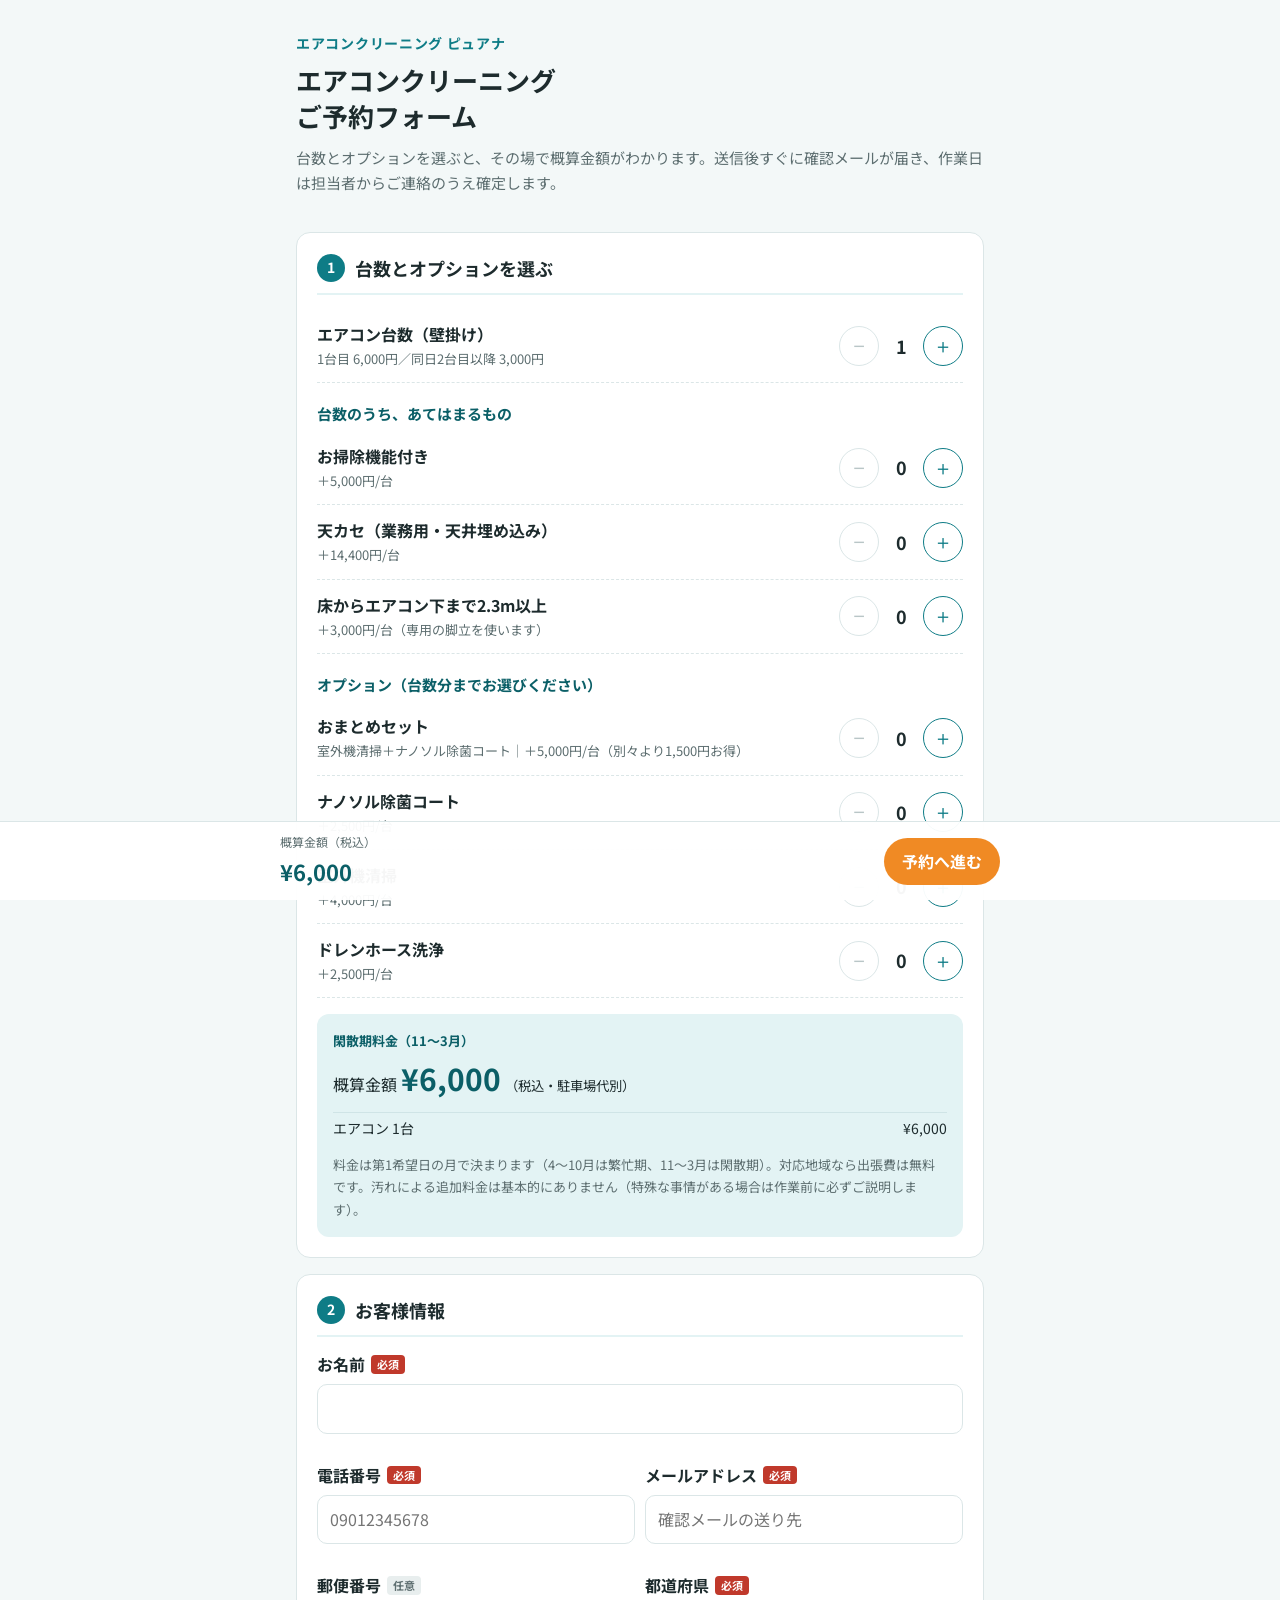
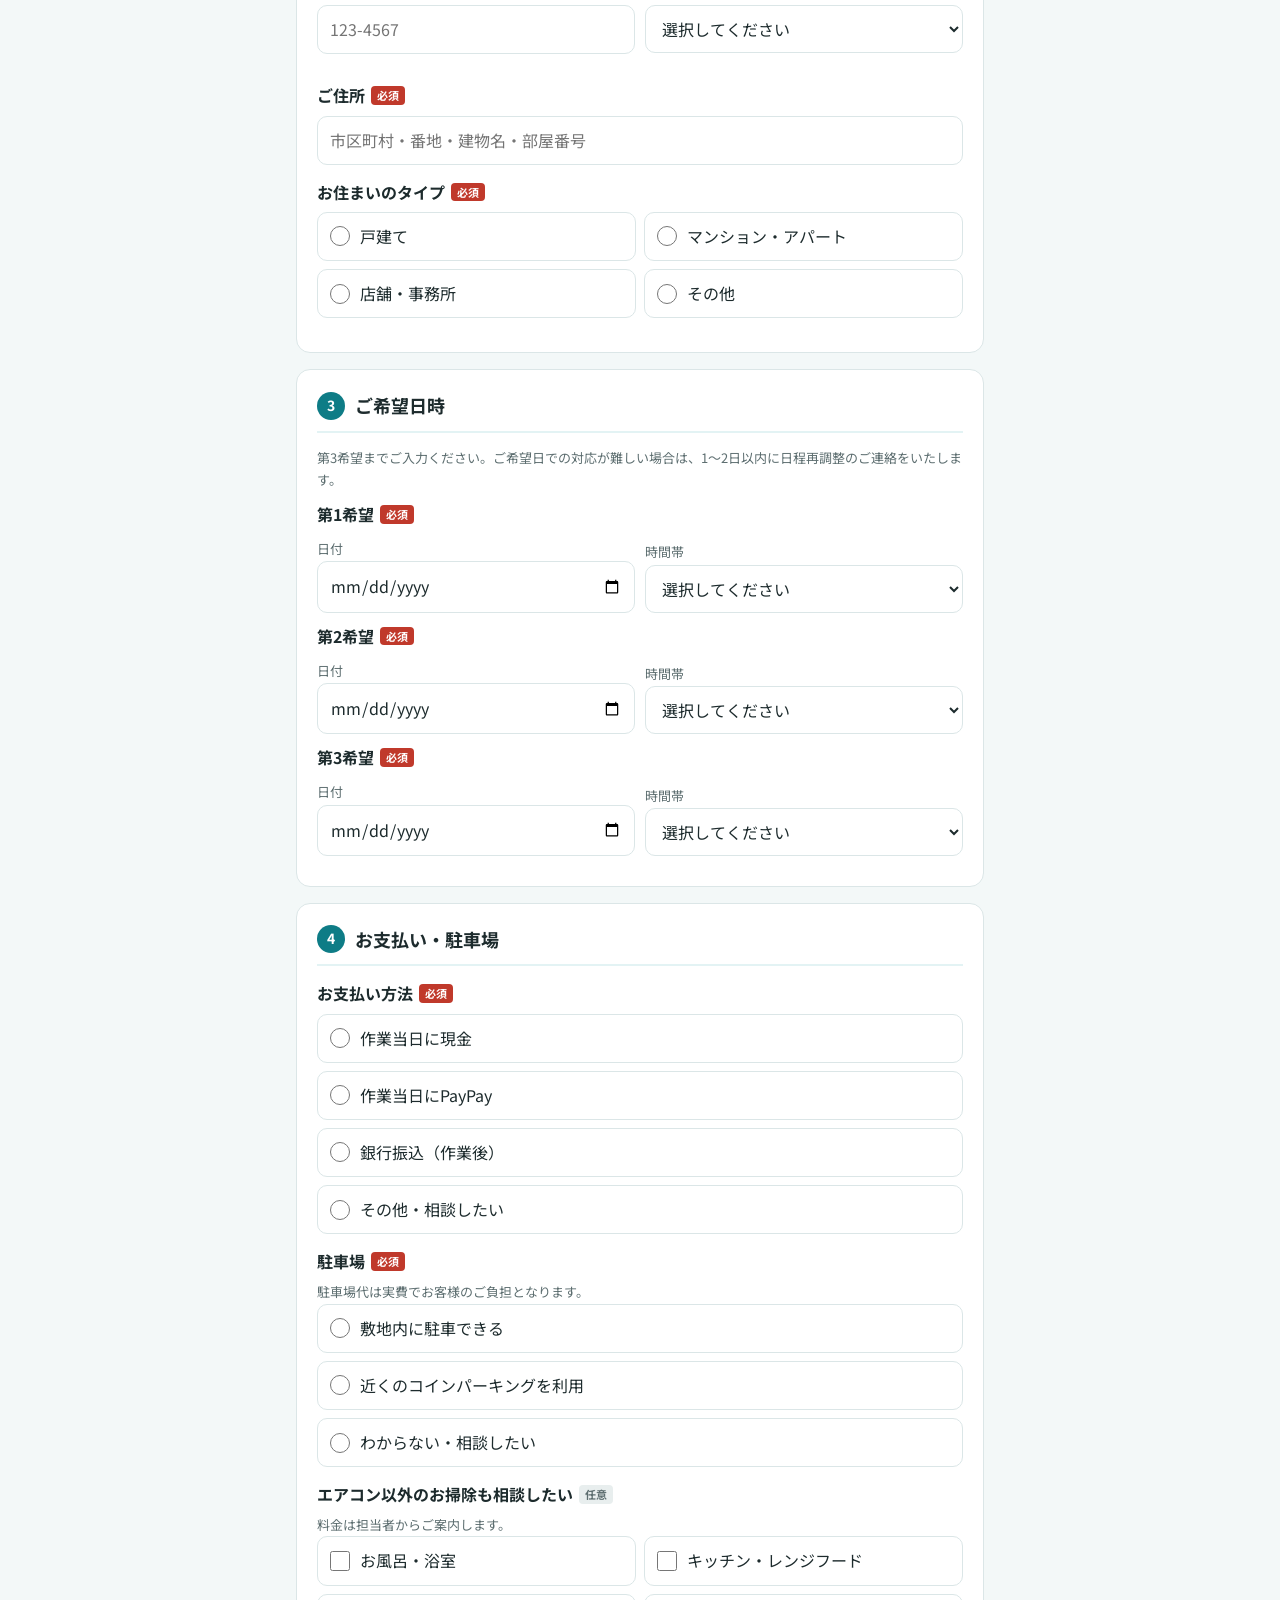
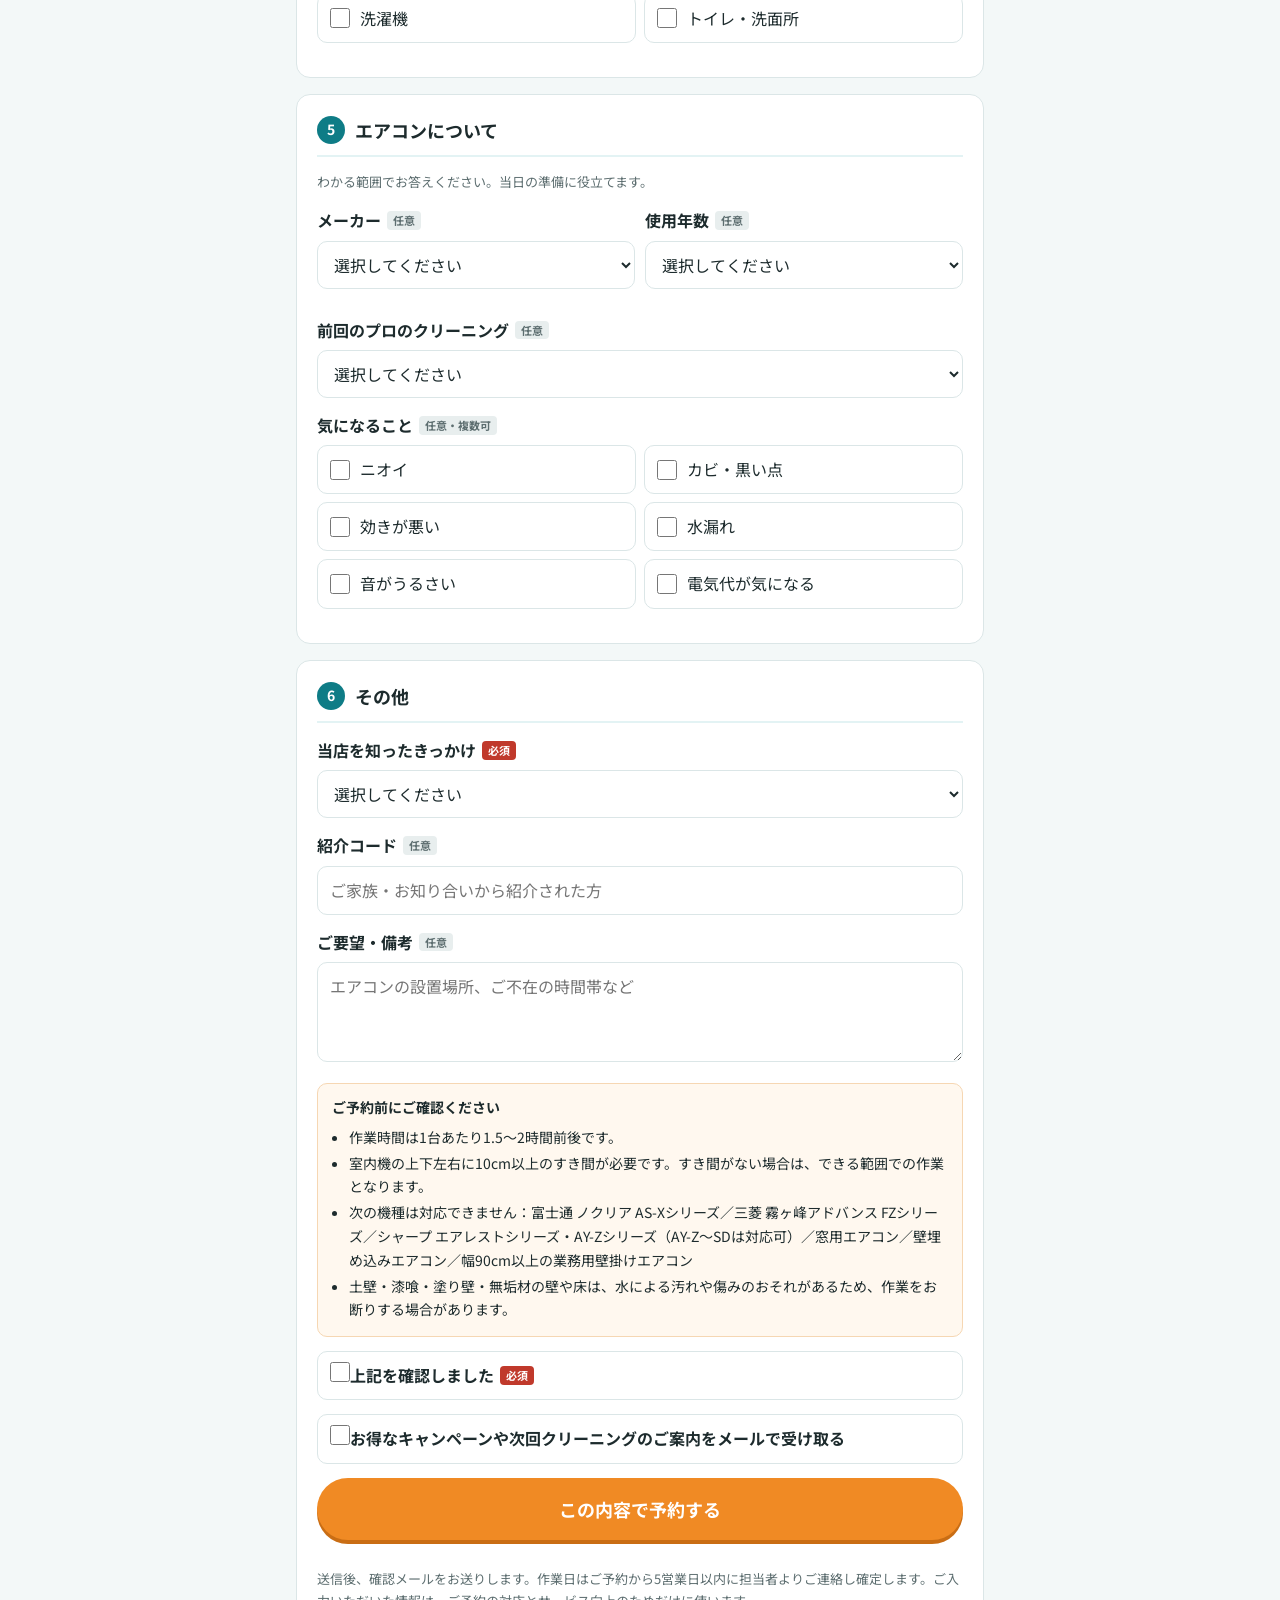
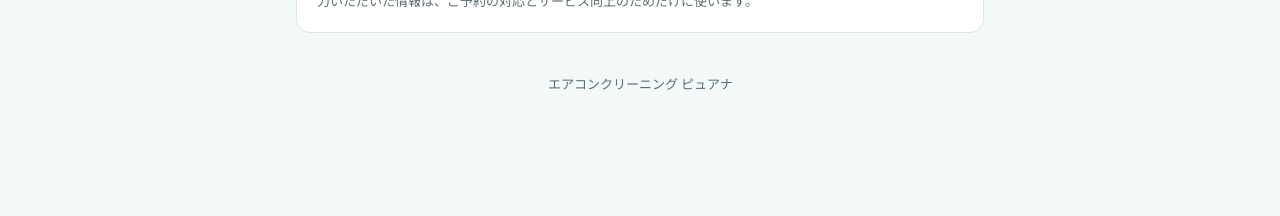
<file: index.html>
<!doctype html>
<html lang="ja">
<head>
<meta charset="utf-8">
<meta name="viewport" content="width=device-width, initial-scale=1">
<title>エアコンクリーニング ご予約フォーム｜ピュアナ</title>
<meta name="description" content="エアコンクリーニング ピュアナのWeb予約フォーム。台数とオプションを選ぶとその場で概算金額がわかります。">
<link rel="preconnect" href="https://fonts.googleapis.com">
<link rel="preconnect" href="https://fonts.gstatic.com" crossorigin>
<link href="https://fonts.googleapis.com/css2?family=Noto+Sans+JP:wght@400;700&display=swap" rel="stylesheet">
<link rel="stylesheet" href="assets/style.css">
</head>
<body>
<div class="wrap">
  <header class="hero">
    <div class="shop" data-shop>エアコンクリーニング ピュアナ</div>
    <h1>エアコンクリーニング<br>ご予約フォーム</h1>
    <p>台数とオプションを選ぶと、その場で概算金額がわかります。送信後すぐに確認メールが届き、作業日は担当者からご連絡のうえ確定します。</p>
    <div class="test-banner" id="testBanner" hidden>テストモード：送信先（GAS_URL）が未設定のため、送信しても予約は保存されません。</div>
  </header>

  <form id="bookingForm" novalidate>
    <!-- 1. 台数とオプション -->
    <section class="card" id="sec-price">
      <h2><span class="step">1</span>台数とオプションを選ぶ</h2>

      <div class="counter" data-key="units" data-min="1" data-max="20" data-value="1">
        <div><span class="label">エアコン台数（壁掛け）</span><span class="price" data-base-label>1台目 8,000円／2台目以降 5,000円</span></div>
        <div class="stepper"><button type="button" data-dec aria-label="減らす">−</button><output>1</output><button type="button" data-inc aria-label="増やす">＋</button></div>
      </div>

      <p class="sub">台数のうち、あてはまるもの</p>
      <div class="counter" data-key="autoClean" data-sub>
        <div><span class="label">お掃除機能付き</span><span class="price">＋5,000円/台</span></div>
        <div class="stepper"><button type="button" data-dec aria-label="減らす">−</button><output>0</output><button type="button" data-inc aria-label="増やす">＋</button></div>
      </div>
      <div class="counter" data-key="tenkase" data-sub>
        <div><span class="label">天カセ（業務用・天井埋め込み）</span><span class="price">＋14,400円/台</span></div>
        <div class="stepper"><button type="button" data-dec aria-label="減らす">−</button><output>0</output><button type="button" data-inc aria-label="増やす">＋</button></div>
      </div>
      <div class="counter" data-key="highPlace" data-sub>
        <div><span class="label">床からエアコン下まで2.3m以上</span><span class="price">＋3,000円/台（専用の脚立を使います）</span></div>
        <div class="stepper"><button type="button" data-dec aria-label="減らす">−</button><output>0</output><button type="button" data-inc aria-label="増やす">＋</button></div>
      </div>

      <p class="sub">オプション（台数分までお選びください）</p>
      <div class="counter" data-key="set" data-sub>
        <div><span class="label">おまとめセット</span><span class="price">室外機清掃＋ナノソル除菌コート｜＋5,000円/台（別々より1,500円お得）</span></div>
        <div class="stepper"><button type="button" data-dec aria-label="減らす">−</button><output>0</output><button type="button" data-inc aria-label="増やす">＋</button></div>
      </div>
      <div class="counter" data-key="nanosol" data-sub>
        <div><span class="label">ナノソル除菌コート</span><span class="price">＋2,500円/台</span></div>
        <div class="stepper"><button type="button" data-dec aria-label="減らす">−</button><output>0</output><button type="button" data-inc aria-label="増やす">＋</button></div>
      </div>
      <div class="counter" data-key="outdoor" data-sub>
        <div><span class="label">室外機清掃</span><span class="price">＋4,000円/台</span></div>
        <div class="stepper"><button type="button" data-dec aria-label="減らす">−</button><output>0</output><button type="button" data-inc aria-label="増やす">＋</button></div>
      </div>
      <div class="counter" data-key="drain" data-sub>
        <div><span class="label">ドレンホース洗浄</span><span class="price">＋2,500円/台</span></div>
        <div class="stepper"><button type="button" data-dec aria-label="減らす">−</button><output>0</output><button type="button" data-inc aria-label="増やす">＋</button></div>
      </div>

      <div class="estimate" id="estimate">
        <div class="season" id="seasonLabel"></div>
        <div>概算金額 <span class="total" id="totalAmount">¥8,000</span> <small>（税込・駐車場代別）</small></div>
        <ul id="breakdown"></ul>
        <p class="note">料金は第1希望日の月で決まります（4〜10月は繁忙期、11〜3月は閑散期）。対応地域なら出張費は無料です。汚れによる追加料金は基本的にありません（特殊な事情がある場合は作業前に必ずご説明します）。</p>
      </div>
    </section>

    <!-- 2. お客様情報 -->
    <section class="card">
      <h2><span class="step">2</span>お客様情報</h2>
      <div class="field"><label for="name">お名前<span class="req">必須</span></label><input type="text" id="name" name="name" autocomplete="name" required maxlength="60"></div>
      <div class="row2">
        <div class="field"><label for="tel">電話番号<span class="req">必須</span></label><input type="tel" id="tel" name="tel" autocomplete="tel" inputmode="tel" required placeholder="09012345678"></div>
        <div class="field"><label for="email">メールアドレス<span class="req">必須</span></label><input type="email" id="email" name="email" autocomplete="email" required placeholder="確認メールの送り先"></div>
      </div>
      <div class="row2">
        <div class="field"><label for="zip">郵便番号<span class="opt">任意</span></label><input type="text" id="zip" name="zip" autocomplete="postal-code" inputmode="numeric" maxlength="8" placeholder="123-4567"></div>
        <div class="field"><label for="pref">都道府県<span class="req">必須</span></label><select id="pref" name="pref" required><option value="">選択してください</option></select></div>
      </div>
      <div class="field"><label for="address">ご住所<span class="req">必須</span></label><input type="text" id="address" name="address" autocomplete="street-address" required placeholder="市区町村・番地・建物名・部屋番号"></div>
      <div class="field">
        <span class="legend">お住まいのタイプ<span class="req">必須</span></span>
        <div class="choices cols2" data-group="houseType">
          <label class="choice"><input type="radio" name="houseType" value="戸建て" required>戸建て</label>
          <label class="choice"><input type="radio" name="houseType" value="マンション・アパート">マンション・アパート</label>
          <label class="choice"><input type="radio" name="houseType" value="店舗・事務所">店舗・事務所</label>
          <label class="choice"><input type="radio" name="houseType" value="その他">その他</label>
        </div>
      </div>
    </section>

    <!-- 3. ご希望日時 -->
    <section class="card">
      <h2><span class="step">3</span>ご希望日時</h2>
      <p class="hint">第3希望までご入力ください。ご希望日での対応が難しい場合は、1〜2日以内に日程再調整のご連絡をいたします。</p>
      <div id="wishes"></div>
    </section>

    <!-- 4. お支払い・駐車場 -->
    <section class="card">
      <h2><span class="step">4</span>お支払い・駐車場</h2>
      <div class="field">
        <span class="legend">お支払い方法<span class="req">必須</span></span>
        <div class="choices" data-group="payment">
          <label class="choice"><input type="radio" name="payment" value="作業当日に現金" required>作業当日に現金</label>
          <label class="choice"><input type="radio" name="payment" value="作業当日にPayPay">作業当日にPayPay</label>
          <label class="choice"><input type="radio" name="payment" value="銀行振込（作業後）">銀行振込（作業後）</label>
          <label class="choice"><input type="radio" name="payment" value="その他・相談したい">その他・相談したい</label>
        </div>
      </div>
      <div class="field">
        <span class="legend">駐車場<span class="req">必須</span></span>
        <p class="hint">駐車場代は実費でお客様のご負担となります。</p>
        <div class="choices" data-group="parking">
          <label class="choice"><input type="radio" name="parking" value="敷地内に駐車できる" required>敷地内に駐車できる</label>
          <label class="choice"><input type="radio" name="parking" value="近くのコインパーキングを利用">近くのコインパーキングを利用</label>
          <label class="choice"><input type="radio" name="parking" value="わからない・相談したい">わからない・相談したい</label>
        </div>
      </div>
      <div class="field">
        <span class="legend">エアコン以外のお掃除も相談したい<span class="opt">任意</span></span>
        <p class="hint">料金は担当者からご案内します。</p>
        <div class="choices cols2">
          <label class="choice"><input type="checkbox" name="otherCleaning" value="お風呂・浴室">お風呂・浴室</label>
          <label class="choice"><input type="checkbox" name="otherCleaning" value="キッチン・レンジフード">キッチン・レンジフード</label>
          <label class="choice"><input type="checkbox" name="otherCleaning" value="洗濯機">洗濯機</label>
          <label class="choice"><input type="checkbox" name="otherCleaning" value="トイレ・洗面所">トイレ・洗面所</label>
        </div>
      </div>
    </section>

    <!-- 5. エアコンについて -->
    <section class="card">
      <h2><span class="step">5</span>エアコンについて</h2>
      <p class="hint">わかる範囲でお答えください。当日の準備に役立てます。</p>
      <div class="row2">
        <div class="field"><label for="maker">メーカー<span class="opt">任意</span></label>
          <select id="maker" name="maker"><option value="">選択してください</option><option>ダイキン</option><option>パナソニック</option><option>三菱電機</option><option>日立</option><option>東芝</option><option>富士通ゼネラル</option><option>シャープ</option><option>コロナ</option><option>アイリスオーヤマ</option><option>その他</option><option>わからない</option></select></div>
        <div class="field"><label for="age">使用年数<span class="opt">任意</span></label>
          <select id="age" name="age"><option value="">選択してください</option><option>3年未満</option><option>3〜5年</option><option>6〜10年</option><option>11年以上</option><option>わからない</option></select></div>
      </div>
      <div class="field"><label for="lastCleaning">前回のプロのクリーニング<span class="opt">任意</span></label>
        <select id="lastCleaning" name="lastCleaning"><option value="">選択してください</option><option>1年以内</option><option>1〜2年前</option><option>3年以上前</option><option>一度もない</option><option>わからない</option></select></div>
      <div class="field">
        <span class="legend">気になること<span class="opt">任意・複数可</span></span>
        <div class="choices cols2">
          <label class="choice"><input type="checkbox" name="symptoms" value="ニオイ">ニオイ</label>
          <label class="choice"><input type="checkbox" name="symptoms" value="カビ・黒い点">カビ・黒い点</label>
          <label class="choice"><input type="checkbox" name="symptoms" value="効きが悪い">効きが悪い</label>
          <label class="choice"><input type="checkbox" name="symptoms" value="水漏れ">水漏れ</label>
          <label class="choice"><input type="checkbox" name="symptoms" value="音がうるさい">音がうるさい</label>
          <label class="choice"><input type="checkbox" name="symptoms" value="電気代が気になる">電気代が気になる</label>
        </div>
      </div>
    </section>

    <!-- 6. その他 -->
    <section class="card">
      <h2><span class="step">6</span>その他</h2>
      <div class="field"><label for="source">当店を知ったきっかけ<span class="req">必須</span></label>
        <select id="source" name="source" required><option value="">選択してください</option><option>Google検索</option><option>Googleマップ</option><option>Instagram</option><option>くらしのマーケット</option><option>ジモティー</option><option>チラシ・ポスティング</option><option>家族・知人の紹介</option><option>以前利用した</option><option>その他</option></select></div>
      <div class="field"><label for="referral">紹介コード<span class="opt">任意</span></label><input type="text" id="referral" name="referral" maxlength="30" placeholder="ご家族・お知り合いから紹介された方"></div>
      <div class="field"><label for="note">ご要望・備考<span class="opt">任意</span></label><textarea id="note" name="note" maxlength="1000" placeholder="エアコンの設置場所、ご不在の時間帯など"></textarea></div>
      <div class="hp" aria-hidden="true"><label>website<input type="text" name="website" tabindex="-1" autocomplete="off"></label></div>

      <div class="notice">
        <strong>ご予約前にご確認ください</strong>
        <ul>
          <li>作業時間は1台あたり1.5〜2時間前後です。</li>
          <li>室内機の上下左右に10cm以上のすき間が必要です。すき間がない場合は、できる範囲での作業となります。</li>
          <li>次の機種は対応できません：富士通 ノクリア AS-Xシリーズ／三菱 霧ヶ峰アドバンス FZシリーズ／シャープ エアレストシリーズ・AY-Zシリーズ（AY-Z〜SDは対応可）／窓用エアコン／壁埋め込みエアコン／幅90cm以上の業務用壁掛けエアコン</li>
          <li>土壁・漆喰・塗り壁・無垢材の壁や床は、水による汚れや傷みのおそれがあるため、作業をお断りする場合があります。</li>
        </ul>
      </div>
      <div class="field">
        <label class="choice"><input type="checkbox" id="agree" name="agree" required>上記を確認しました<span class="req">必須</span></label>
      </div>
      <div class="field">
        <label class="choice"><input type="checkbox" id="newsletter" name="newsletter">お得なキャンペーンや次回クリーニングのご案内をメールで受け取る</label>
      </div>

      <button type="submit" class="submit" id="submitBtn">この内容で予約する</button>
      <p class="error-box" id="errorBox" role="alert"></p>
      <p class="hint">送信後、確認メールをお送りします。作業日はご予約から5営業日以内に担当者よりご連絡し確定します。ご入力いただいた情報は、ご予約の対応とサービス向上のためだけに使います。</p>
    </section>
  </form>

  <section class="card done" id="doneView" hidden>
    <div class="big">ご予約を受け付けました</div>
    <p>予約番号 <span class="id" id="doneId"></span></p>
    <p>ご入力のメールアドレスに確認メールをお送りしました。<br>5営業日以内に担当者よりご連絡し、作業日を確定いたします。</p>
    <p class="hint">確認メールが届かない場合は、迷惑メールフォルダをご確認ください。</p>
  </section>

  <footer>
    <div data-shop>エアコンクリーニング ピュアナ</div>
    <div id="phoneLine" hidden>☎ <a id="phoneLink"></a></div>
  </footer>
</div>

<div class="sticky" id="stickyBar">
  <div class="inner">
    <div><div class="small">概算金額（税込）</div><div class="amt" id="stickyAmount">¥8,000</div></div>
    <a href="#bookingForm" id="stickyLink">予約へ進む</a>
  </div>
</div>

<script src="assets/config.js"></script>
<script src="assets/booking.js"></script>
</body>
</html>
</file>
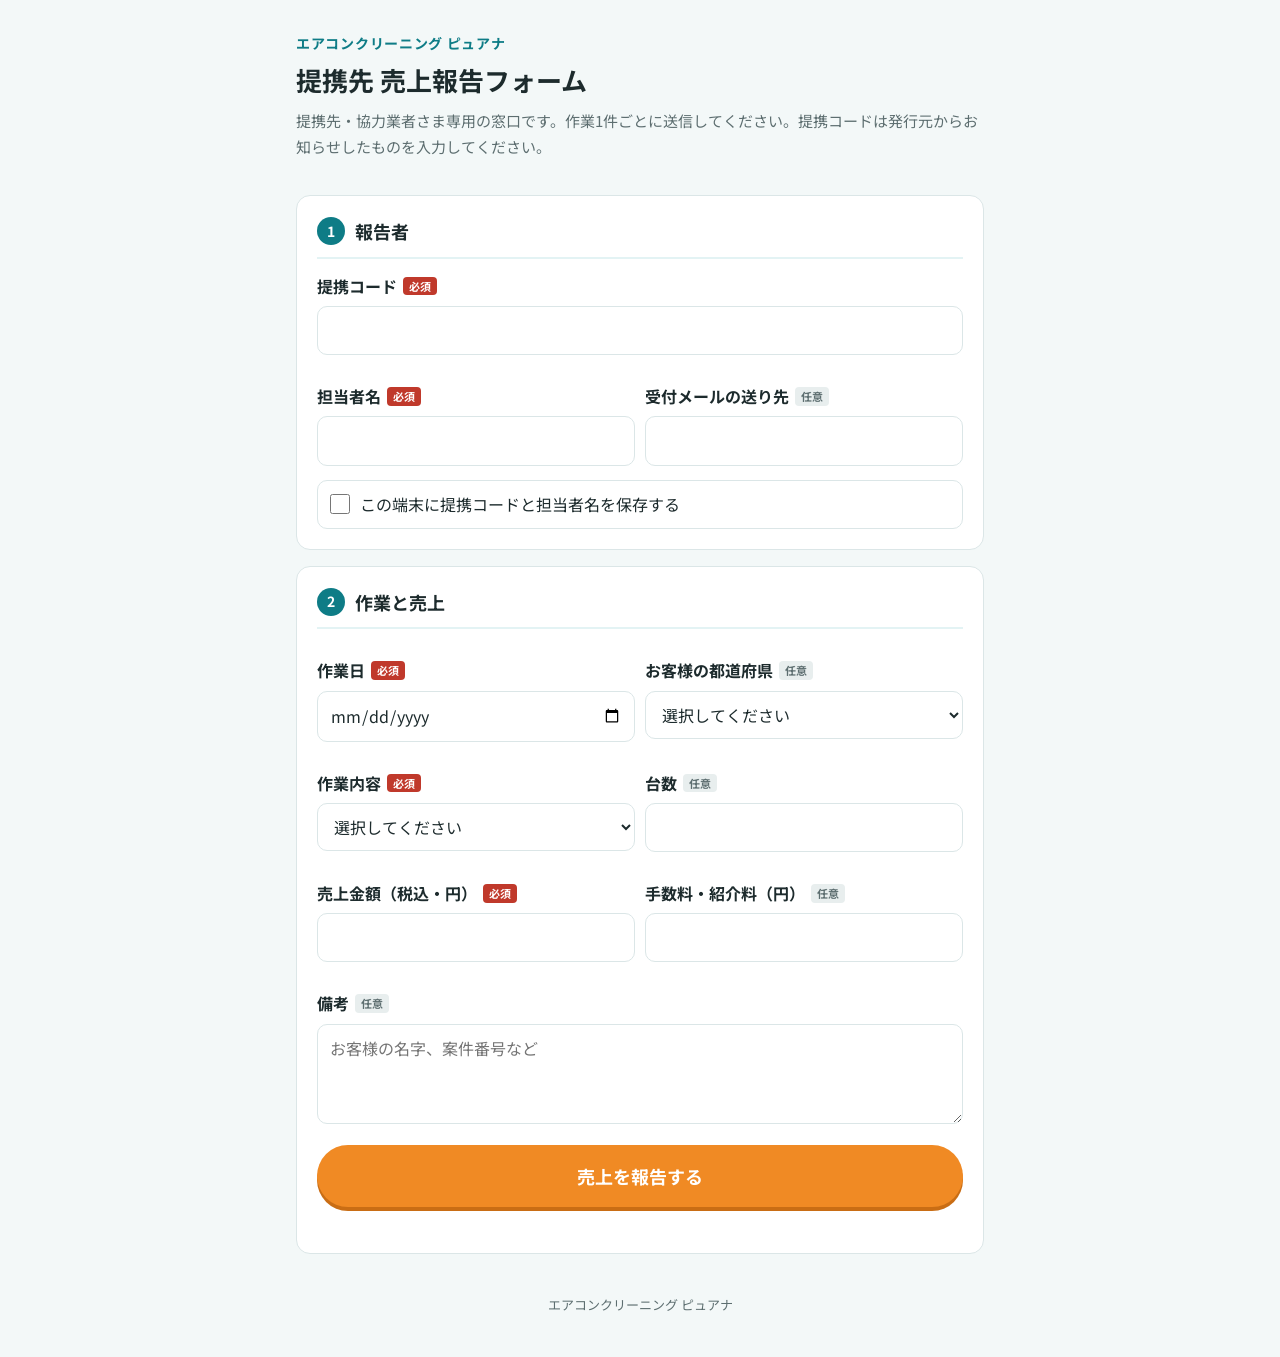
<file: partner.html>
<!doctype html>
<html lang="ja">
<head>
<meta charset="utf-8">
<meta name="viewport" content="width=device-width, initial-scale=1">
<meta name="robots" content="noindex, nofollow">
<title>提携先 売上報告フォーム｜ピュアナ</title>
<link rel="preconnect" href="https://fonts.googleapis.com">
<link rel="preconnect" href="https://fonts.gstatic.com" crossorigin>
<link href="https://fonts.googleapis.com/css2?family=Noto+Sans+JP:wght@400;700&display=swap" rel="stylesheet">
<link rel="stylesheet" href="assets/style.css">
</head>
<body>
<div class="wrap" style="padding-bottom:40px">
  <header class="hero">
    <div class="shop" data-shop>エアコンクリーニング ピュアナ</div>
    <h1>提携先 売上報告フォーム</h1>
    <p>提携先・協力業者さま専用の窓口です。作業1件ごとに送信してください。提携コードは発行元からお知らせしたものを入力してください。</p>
    <div class="test-banner" id="testBanner" hidden>テストモード：送信先（GAS_URL）が未設定のため、送信しても保存されません。</div>
  </header>

  <form id="partnerForm" novalidate>
    <section class="card">
      <h2><span class="step">1</span>報告者</h2>
      <div class="field"><label for="partnerCode">提携コード<span class="req">必須</span></label><input type="password" id="partnerCode" name="partnerCode" autocomplete="off" required></div>
      <div class="row2">
        <div class="field"><label for="staff">担当者名<span class="req">必須</span></label><input type="text" id="staff" name="staff" required maxlength="40"></div>
        <div class="field"><label for="email">受付メールの送り先<span class="opt">任意</span></label><input type="email" id="email" name="email" autocomplete="email"></div>
      </div>
      <label class="choice"><input type="checkbox" id="remember">この端末に提携コードと担当者名を保存する</label>
    </section>

    <section class="card">
      <h2><span class="step">2</span>作業と売上</h2>
      <div class="row2">
        <div class="field"><label for="workDate">作業日<span class="req">必須</span></label><input type="date" id="workDate" name="workDate" required></div>
        <div class="field"><label for="pref">お客様の都道府県<span class="opt">任意</span></label><select id="pref" name="pref"><option value="">選択してください</option></select></div>
      </div>
      <div class="row2">
        <div class="field"><label for="work">作業内容<span class="req">必須</span></label>
          <select id="work" name="work" required><option value="">選択してください</option><option>エアコンクリーニング</option><option>エアコンクリーニング＋オプション</option><option>浴室クリーニング</option><option>キッチンクリーニング</option><option>洗濯機クリーニング</option><option>その他</option></select></div>
        <div class="field"><label for="units">台数<span class="opt">任意</span></label><input type="number" id="units" name="units" min="0" max="50" inputmode="numeric"></div>
      </div>
      <div class="row2">
        <div class="field"><label for="amount">売上金額（税込・円）<span class="req">必須</span></label><input type="number" id="amount" name="amount" min="0" step="1" inputmode="numeric" required></div>
        <div class="field"><label for="fee">手数料・紹介料（円）<span class="opt">任意</span></label><input type="number" id="fee" name="fee" min="0" step="1" inputmode="numeric"></div>
      </div>
      <div class="field"><label for="note">備考<span class="opt">任意</span></label><textarea id="note" name="note" maxlength="1000" placeholder="お客様の名字、案件番号など"></textarea></div>
      <div class="hp" aria-hidden="true"><label>website<input type="text" name="website" tabindex="-1" autocomplete="off"></label></div>

      <button type="submit" class="submit" id="submitBtn">売上を報告する</button>
      <p class="error-box" id="errorBox" role="alert"></p>
    </section>
  </form>

  <section class="card done" id="doneView" hidden>
    <div class="big">売上報告を受け付けました</div>
    <p>受付番号 <span class="id" id="doneId"></span></p>
    <button type="button" class="submit" id="againBtn" style="max-width:320px;margin:16px auto 0">続けて別の作業を報告する</button>
  </section>

  <footer><div data-shop>エアコンクリーニング ピュアナ</div></footer>
</div>

<script src="assets/config.js"></script>
<script src="assets/partner.js"></script>
</body>
</html>
</file>
<file: assets/style.css>
:root {
  --bg: #f3f8f8;
  --card: #ffffff;
  --ink: #1d2b2d;
  --muted: #5d6e70;
  --line: #dbe6e7;
  --brand: #0e7c86;
  --brand-deep: #0b5f67;
  --brand-soft: #e3f3f4;
  --accent: #f08a24;
  --danger: #c0392b;
  --radius: 14px;
  color-scheme: light;
}

* { box-sizing: border-box; }

body {
  margin: 0;
  background: var(--bg);
  color: var(--ink);
  font-family: "Noto Sans JP", "Hiragino Sans", "Yu Gothic UI", sans-serif;
  font-size: 16px;
  line-height: 1.7;
  -webkit-text-size-adjust: 100%;
}

.wrap { max-width: 720px; margin: 0 auto; padding: 0 16px 120px; }

.hero { padding: 32px 0 20px; }
.hero .shop { color: var(--brand); font-weight: 700; font-size: 14px; letter-spacing: .05em; }
.hero h1 { font-size: 26px; line-height: 1.4; margin: 6px 0 10px; }
.hero p { color: var(--muted); margin: 0; font-size: 15px; }

.card {
  background: var(--card);
  border: 1px solid var(--line);
  border-radius: var(--radius);
  padding: 20px;
  margin: 16px 0;
}
.card h2 {
  font-size: 18px;
  margin: 0 0 14px;
  padding-bottom: 10px;
  border-bottom: 2px solid var(--brand-soft);
  display: flex;
  gap: 10px;
  align-items: center;
}
.step {
  display: inline-grid;
  place-items: center;
  width: 28px; height: 28px;
  border-radius: 50%;
  background: var(--brand);
  color: #fff;
  font-size: 14px;
  flex: none;
}
.sub { font-size: 15px; font-weight: 700; margin: 18px 0 4px; color: var(--brand-deep); }
.hint { color: var(--muted); font-size: 13px; margin: 2px 0 0; }

/* 台数カウンター */
.counter {
  display: flex;
  align-items: center;
  justify-content: space-between;
  gap: 12px;
  padding: 12px 0;
  border-bottom: 1px dashed var(--line);
}
.counter:last-child { border-bottom: 0; }
.counter .label { font-weight: 700; }
.counter .price { display: block; color: var(--muted); font-size: 13px; font-weight: 400; }
.stepper { display: flex; align-items: center; gap: 6px; flex: none; }
.stepper button {
  width: 40px; height: 40px;
  border-radius: 50%;
  border: 1.5px solid var(--brand);
  background: #fff;
  color: var(--brand);
  font-size: 20px;
  line-height: 1;
  cursor: pointer;
}
.stepper button:disabled { border-color: var(--line); color: #b9c6c7; cursor: default; }
.stepper output { width: 32px; text-align: center; font-weight: 700; font-size: 18px; }

/* 概算 */
.estimate {
  background: var(--brand-soft);
  border-radius: 12px;
  padding: 16px;
  margin-top: 16px;
}
.estimate .total { font-size: 30px; font-weight: 700; color: var(--brand-deep); }
.estimate .season { font-size: 13px; color: var(--brand-deep); font-weight: 700; }
.estimate ul { list-style: none; padding: 0; margin: 8px 0 0; font-size: 14px; }
.estimate li { display: flex; justify-content: space-between; gap: 8px; border-top: 1px solid #cfe4e6; padding: 4px 0; }
.estimate .note { font-size: 13px; color: var(--muted); margin: 10px 0 0; }

/* フォーム */
.field { margin: 14px 0; }
.field > label, .field > .legend { display: block; font-weight: 700; margin-bottom: 6px; }
.req, .opt {
  display: inline-block;
  font-size: 11px;
  border-radius: 4px;
  padding: 0 6px;
  margin-left: 6px;
  vertical-align: 2px;
  font-weight: 700;
}
.req { background: var(--danger); color: #fff; }
.opt { background: #e8eeee; color: var(--muted); }

input[type=text], input[type=tel], input[type=email], input[type=date], input[type=number], input[type=password], select, textarea {
  width: 100%;
  font: inherit;
  padding: 10px 12px;
  border: 1.5px solid var(--line);
  border-radius: 10px;
  background: #fff;
  color: var(--ink);
  min-height: 46px;
}
textarea { min-height: 100px; resize: vertical; }
input:focus, select:focus, textarea:focus { outline: none; border-color: var(--brand); box-shadow: 0 0 0 3px rgba(14,124,134,.15); }
.invalid { border-color: var(--danger) !important; }

.row2 { display: grid; grid-template-columns: 1fr 1fr; gap: 10px; }
.wish { display: grid; grid-template-columns: 1fr 1fr; gap: 10px; align-items: end; margin: 10px 0; }
.wish .num { grid-column: 1 / -1; font-weight: 700; margin-bottom: -4px; }

.choices { display: grid; gap: 8px; }
.choices.cols2 { grid-template-columns: 1fr 1fr; }
.choice {
  display: flex;
  align-items: center;
  gap: 10px;
  padding: 10px 12px;
  border: 1.5px solid var(--line);
  border-radius: 10px;
  cursor: pointer;
  background: #fff;
}
.choice input { width: 20px; height: 20px; accent-color: var(--brand); flex: none; margin: 0; }
.choice:has(input:checked) { border-color: var(--brand); background: var(--brand-soft); }

.notice { font-size: 14px; background: #fff8ef; border: 1px solid #f6d7b3; border-radius: 10px; padding: 12px 14px; }
.notice ul { margin: 6px 0 0; padding-left: 1.2em; }
.notice li { margin: 2px 0; }

.submit {
  display: block;
  width: 100%;
  border: 0;
  border-radius: 999px;
  background: var(--accent);
  color: #fff;
  font: inherit;
  font-size: 18px;
  font-weight: 700;
  padding: 16px;
  cursor: pointer;
  margin-top: 8px;
  box-shadow: 0 4px 0 #c96d14;
}
.submit:disabled { background: #c9c9c9; box-shadow: none; cursor: default; }
.error-box { color: var(--danger); font-weight: 700; margin: 10px 0 0; min-height: 1em; }

.hp { position: absolute; left: -9999px; width: 1px; height: 1px; overflow: hidden; }

/* 下に固定の合計バー */
.sticky {
  position: fixed;
  left: 0; right: 0; bottom: 0;
  background: rgba(255,255,255,.96);
  border-top: 1px solid var(--line);
  padding: 10px 16px calc(10px + env(safe-area-inset-bottom));
  z-index: 10;
}
.sticky .inner { max-width: 720px; margin: 0 auto; display: flex; justify-content: space-between; align-items: center; gap: 12px; }
.sticky .amt { font-size: 22px; font-weight: 700; color: var(--brand-deep); }
.sticky .small { font-size: 12px; color: var(--muted); }
.sticky a { background: var(--accent); color: #fff; text-decoration: none; font-weight: 700; border-radius: 999px; padding: 10px 18px; white-space: nowrap; }

.done { text-align: center; padding: 40px 20px; }
.done .big { font-size: 22px; font-weight: 700; margin: 10px 0; }
.done .id { display: inline-block; background: var(--brand-soft); color: var(--brand-deep); font-weight: 700; padding: 6px 14px; border-radius: 8px; font-size: 18px; }
.test-banner { background: #fff3cd; border: 1px solid #f0d58a; border-radius: 10px; padding: 10px 14px; font-size: 14px; margin-top: 16px; }

footer { text-align: center; color: var(--muted); font-size: 13px; padding: 24px 0 0; }
footer a { color: var(--brand-deep); }

@media (max-width: 480px) {
  .hero h1 { font-size: 22px; }
  .card { padding: 16px; }
  .choices.cols2, .row2 { grid-template-columns: 1fr; }
}
</file>
